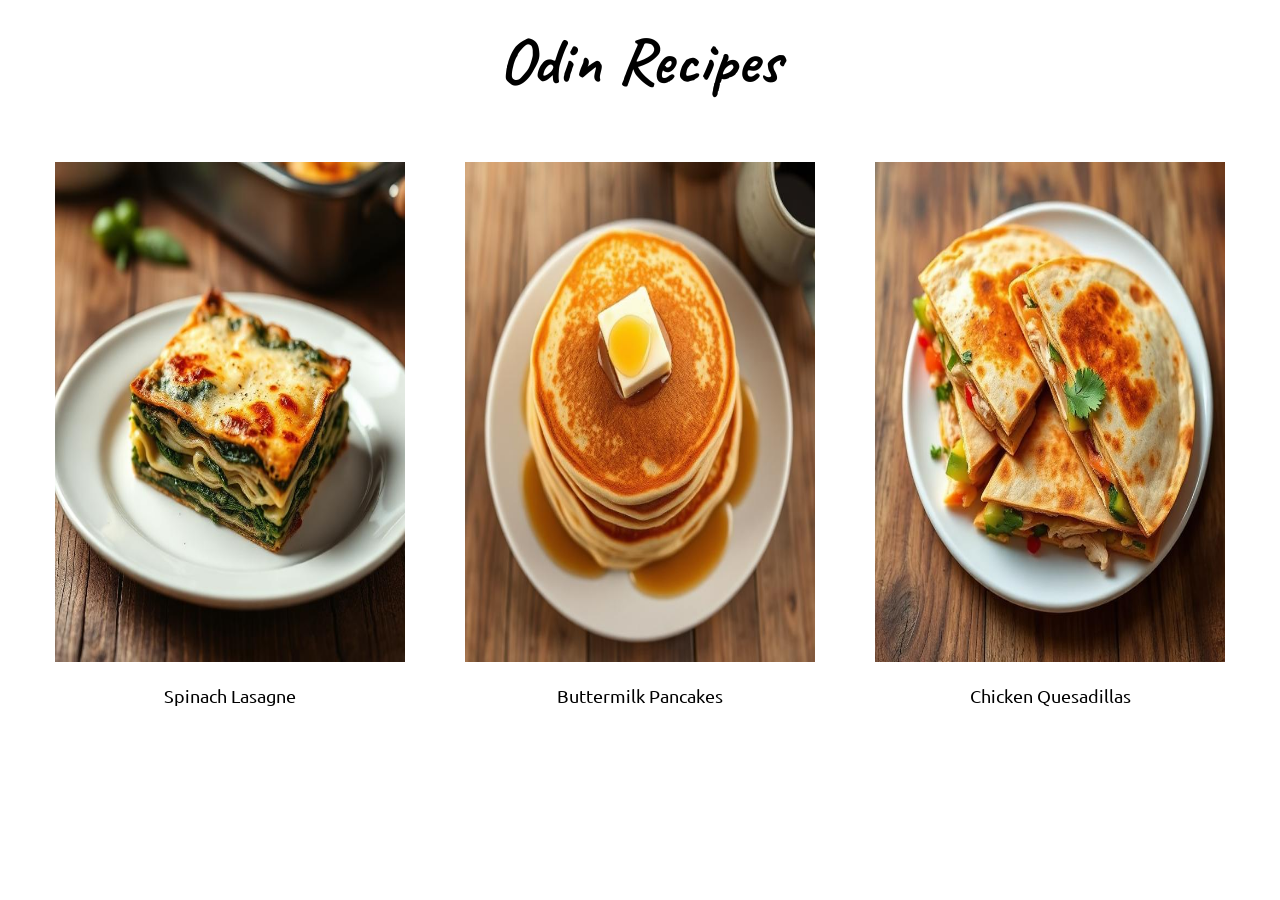
<file: index.html>
<!DOCTYPE html>
<html lang="en">
<head>
    <meta charset="UTF-8">
    <meta name="viewport" content="width=device-width, initial-scale=1.0">
    <title>Odin Recipes</title>
    <link rel="stylesheet" href="style.css">
</head>
<body>
    <h1 class="heading">Odin Recipes</h1>
    <div class="content">
        <div class="item">
            <a href="recipes/spinach-lasagne.html"><img src="images/spinach-lasagne.jpg"></a>
            <p>Spinach Lasagne</p>
        </div>
        <div class="item">
            <a href="recipes/buttermilk-pancakes.html"><img src="images/buttermilk-pancakes.jpg"></a>
            <p>Buttermilk Pancakes</p>
        </div>
        <div class="item">
            <a href="recipes/chicken-quesadillas.html"><img src="images/chicken-quesadillas.jpg"></a>
            <p>Chicken Quesadillas</p>
        </div>
    </div>
</body>
</html>
</file>
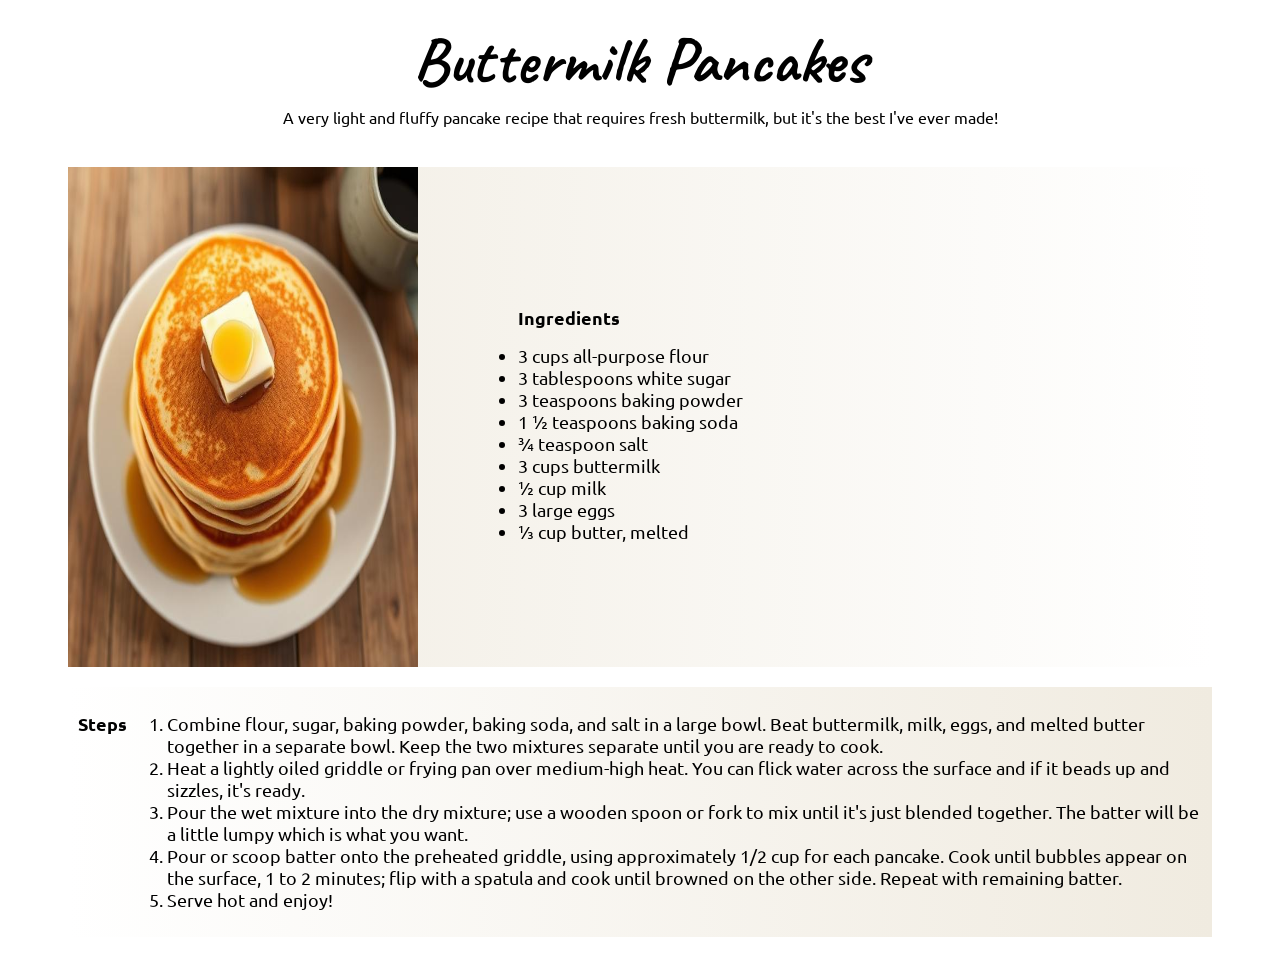
<file: recipes/buttermilk-pancakes.html>
<!DOCTYPE html>
<html lang="en">

<head>
    <meta charset="UTF-8">
    <meta name="viewport" content="width=device-width, initial-scale=1.0">
    <title>Buttermilk Pancakes Recipe</title>
    <link rel="stylesheet" href="../style.css">
</head>

<body>
    <a href="../index.html">
        <h1 class="heading">Buttermilk Pancakes</h1>
    </a>
    <p class="subheader">A very light and fluffy pancake recipe that requires fresh buttermilk, but it's the best I've ever made!</p>
    <div class="intro">
        <img src="../images/buttermilk-pancakes.jpg" alt="Pancakes on a plate">
        <div class="ingredients">
            <ul>
                <h2>Ingredients</h2>
                <li>3 cups all-purpose flour</li>
                <li>3 tablespoons white sugar</li>
                <li>3 teaspoons baking powder</li>
                <li>1 &#189; teaspoons baking soda</li>
                <li>&#190; teaspoon salt</li>
                <li>3 cups buttermilk</li>
                <li>&#189; cup milk</li>
                <li>3 large eggs</li>
                <li>&#8531; cup butter, melted</li>
            </ul>
        </div>
    </div>
    <div class="steps">
        <h2>Steps</h2>
        <ol>
            <li>Combine flour, sugar, baking powder, baking soda, and salt in a large bowl. Beat buttermilk, milk, eggs, and melted butter together in a separate bowl. Keep the two mixtures separate until you are ready to cook.</li>
            <li>Heat a lightly oiled griddle or frying pan over medium-high heat. You can flick water across the surface and if it beads up and sizzles, it's ready.</li>
            <li>Pour the wet mixture into the dry mixture; use a wooden spoon or fork to mix until it's just blended together. The batter will be a little lumpy which is what you want.</li>
            <li>Pour or scoop batter onto the preheated griddle, using approximately 1/2 cup for each pancake. Cook until bubbles appear on the surface, 1 to 2 minutes; flip with a spatula and cook until browned on the other side. Repeat with remaining batter.</li>
            <li>Serve hot and enjoy!</li>
        </ol>
    </div>
</body>

</html>
</file>
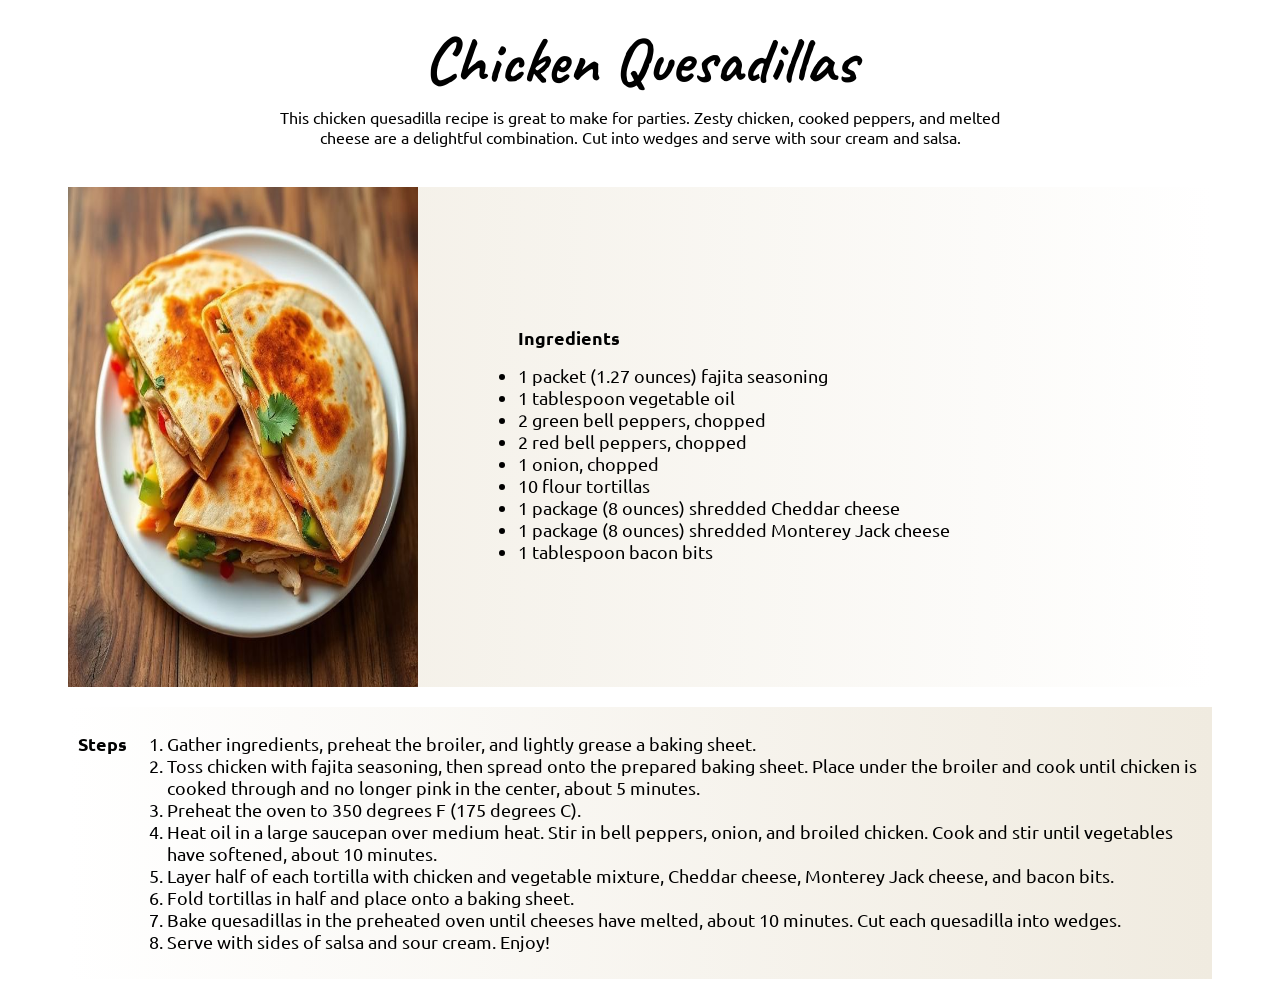
<file: recipes/chicken-quesadillas.html>
<!DOCTYPE html>
<html lang="en">

<head>
    <meta charset="UTF-8">
    <meta name="viewport" content="width=device-width, initial-scale=1.0">
    <title>Chicken Quesadillas Recipe</title>
    <link rel="stylesheet" href="../style.css">
</head>

<body>
    <a href="../index.html">
        <h1 class="heading">Chicken Quesadillas</h1>
    </a>
    <p class="subheader">This chicken quesadilla recipe is great to make for parties. Zesty chicken, cooked peppers, and melted cheese are a delightful combination. Cut into wedges and serve with sour cream and salsa.</p>
    <div class="intro">
        <img src="../images/chicken-quesadillas.jpg"
            alt="Chicken Quesadillas on a wooden plate with an Avocado in the back">
        <div class="ingredients">
            <ul>
                <h2>Ingredients</h2>
                <li>1 packet (1.27 ounces) fajita seasoning</li>
                <li>1 tablespoon vegetable oil</li>
                <li>2 green bell peppers, chopped</li>
                <li>2 red bell peppers, chopped</li>
                <li>1 onion, chopped</li>
                <li>10 flour tortillas</li>
                <li>1 package (8 ounces) shredded Cheddar cheese</li>
                <li>1 package (8 ounces) shredded Monterey Jack cheese</li>
                <li>1 tablespoon bacon bits</li>
            </ul>
        </div>
    </div>
    <div class="steps">
        <h2>Steps</h2>
        <ol>
            <li>Gather ingredients, preheat the broiler, and lightly grease a baking sheet.</li>
            <li>Toss chicken with fajita seasoning, then spread onto the prepared baking sheet. Place under the broiler
            and cook until chicken is cooked through and no longer pink in the center, about 5 minutes.</li>
            <li>Preheat the oven to 350 degrees F (175 degrees C).</li>
            <li>Heat oil in a large saucepan over medium heat. Stir in bell peppers, onion, and broiled chicken. Cook and stir until vegetables have softened, about 10 minutes.</li>
            <li>Layer half of each tortilla with chicken and vegetable mixture, Cheddar cheese, Monterey Jack cheese, and bacon bits.</li>
            <li>Fold tortillas in half and place onto a baking sheet.</li>
            <li>Bake quesadillas in the preheated oven until cheeses have melted, about 10 minutes. Cut each quesadilla into wedges.</li>
            <li>Serve with sides of salsa and sour cream. Enjoy!</li>
        </ol>
    </div>
</body>

</html>
</file>
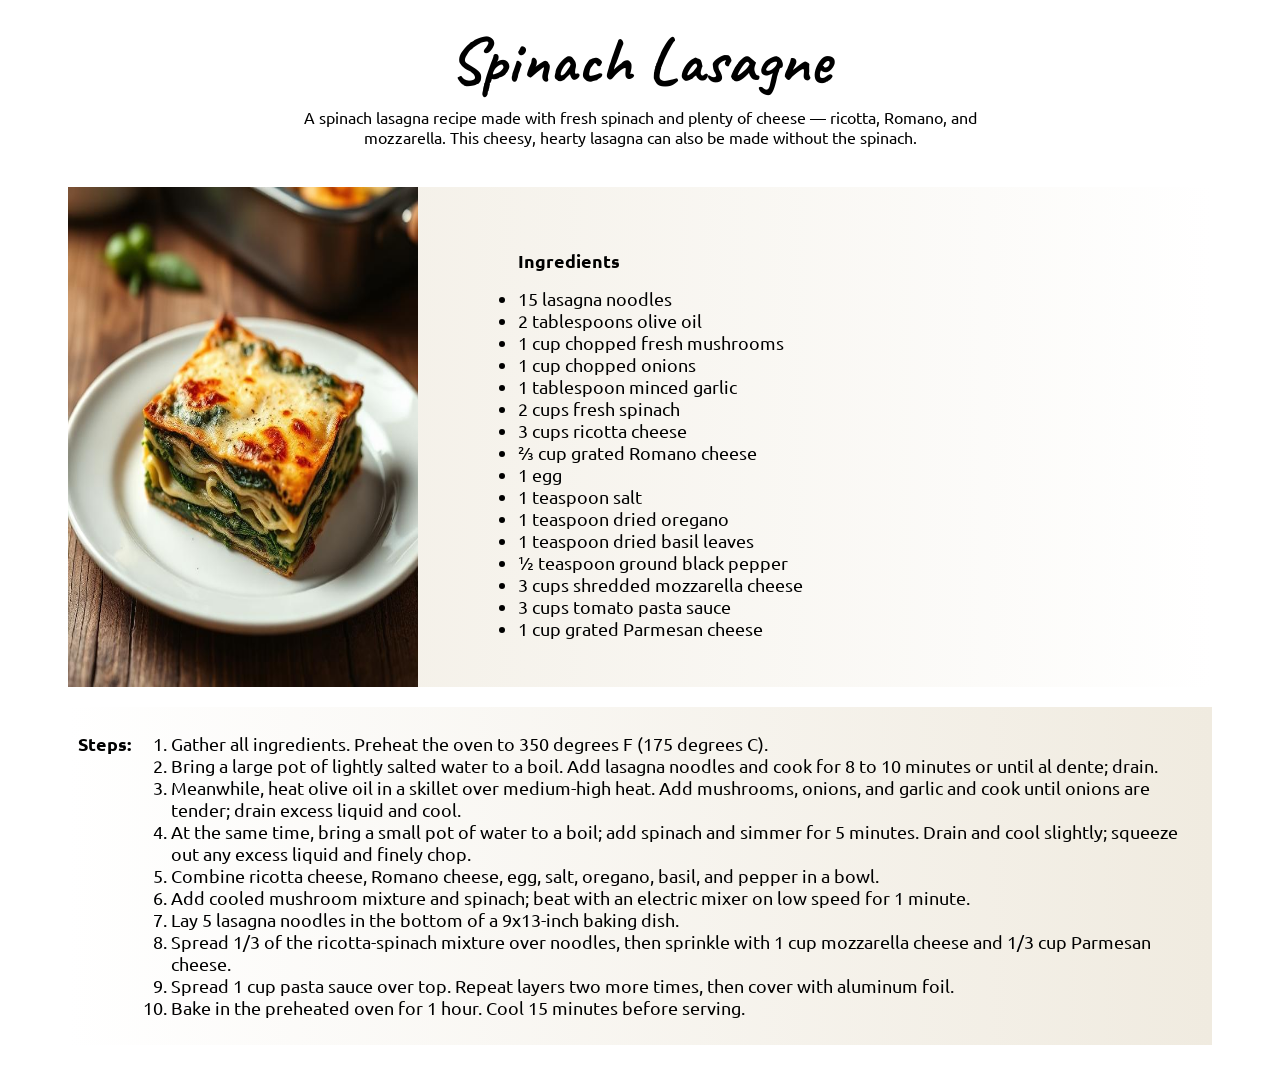
<file: recipes/spinach-lasagne.html>
<!DOCTYPE html>
<html lang="en">

<head>
    <meta charset="UTF-8">
    <meta name="viewport" content="width=device-width, initial-scale=1.0">
    <title>Spinach Lasagne Recipe</title>
    <link rel="stylesheet" href="../style.css">
</head>

<body>
    <a href="../index.html">
        <h1 class="heading">Spinach Lasagne</h1>
    </a>
    <p class="subheader">A spinach lasagna recipe made with fresh spinach and plenty of cheese &mdash; ricotta, Romano, and mozzarella. This cheesy, hearty lasagna can also be made without the spinach.</p>
    <div class="intro">
        <img src="../images/spinach-lasagne.jpg" alt="Spinach lasagne on a plate">
        <div class="ingredients">
            <ul>
                <h2>Ingredients</h2>
                <li>15 lasagna noodles</li>
                <li>2 tablespoons olive oil</li>
                <li>1 cup chopped fresh mushrooms</li>
                <li>1 cup chopped onions</li>
                <li>1 tablespoon minced garlic</li>
                <li>2 cups fresh spinach</li>
                <li>3 cups ricotta cheese</li>
                <li>&frac23; cup grated Romano cheese</li>
                <li>1 egg</li>
                <li>1 teaspoon salt</li>
                <li>1 teaspoon dried oregano</li>
                <li>1 teaspoon dried basil leaves</li>
                <li>&#189; teaspoon ground black pepper</li>
                <li>3 cups shredded mozzarella cheese</li>
                <li>3 cups tomato pasta sauce</li>
                <li>1 cup grated Parmesan cheese</li>
            </ul>
        </div>
    </div>
    <div class="steps">
        <h2>Steps:</h2>
        <ol>
            <li>Gather all ingredients. Preheat the oven to 350 degrees F (175 degrees C).</li>
            <li>Bring a large pot of lightly salted water to a boil. Add lasagna noodles and cook for 8 to 10 minutes or
            until al dente; drain.</li>
            <li>Meanwhile, heat olive oil in a skillet over medium-high heat. Add mushrooms, onions, and garlic and cook
            until onions are tender; drain excess liquid and cool.</li>
            <li>At the same time, bring a small pot of water to a boil; add spinach and simmer for 5 minutes. Drain and
            cool slightly; squeeze out any excess liquid and finely chop.</li>
            <li>Combine ricotta cheese, Romano cheese, egg, salt, oregano, basil, and pepper in a bowl.</li>
            <li>Add cooled mushroom mixture and spinach; beat with an electric mixer on low speed for 1 minute.</li>
            <li>Lay 5 lasagna noodles in the bottom of a 9x13-inch baking dish.</li>
            <li>Spread 1/3 of the ricotta-spinach mixture over noodles, then sprinkle with 1 cup mozzarella cheese and 1/3 cup Parmesan cheese.</li>
            <li>Spread 1 cup pasta sauce over top. Repeat layers two more times, then cover with aluminum foil.</li>
            <li>Bake in the preheated oven for 1 hour. Cool 15 minutes before serving.</li>
        </ol>
    </div>
</body>

</html>
</file>
<file: style.css>
@import url(https://fonts.googleapis.com/css?family=Caveat);
@import url(https://fonts.googleapis.com/css?family=Ubuntu);

html {
  box-sizing: border-box;
}

*,
*::before,
*::after {
  box-sizing: inherit;
}

.heading {
    text-align: center;
    font-size: 55px;
    margin: 20px auto;
    font-family: "Caveat", cursive;
    font-weight: 900;
    font-size: 65px;
}

.content {
    display: flex;
    justify-content: center;
    gap: 40px;
    font-size: 20px;
    margin: 50px;
}

.item {
    display: flex;
    flex-direction: column;
    align-items: center;
    margin: 10px;
    transition: transform .2s;
    text-align: center;
}

div img {
    width: 350px;
    height: 500px;
}

p,
li,
h2 {
    font-family: "Ubuntu", serif;
    font-size: 18px;
}

a:hover {
    transform: scale(1.2);
}

a {
    text-decoration: none;
    color: inherit;
}

.subheader {
    max-width: 750px;
    text-align: center;
    font-size: 16px;
    margin: -15px auto 40px auto;
}

.intro,
.ingredients {
    display:flex;
    margin: auto 60px;
}

.intro {
    background: linear-gradient(to right, #f0ebe0, transparent);
}

.steps {
    display:flex;
    margin: 20px 60px;
    padding: 10px;
    background: linear-gradient(to right, transparent, #f0ebe0);    
}
</file>
